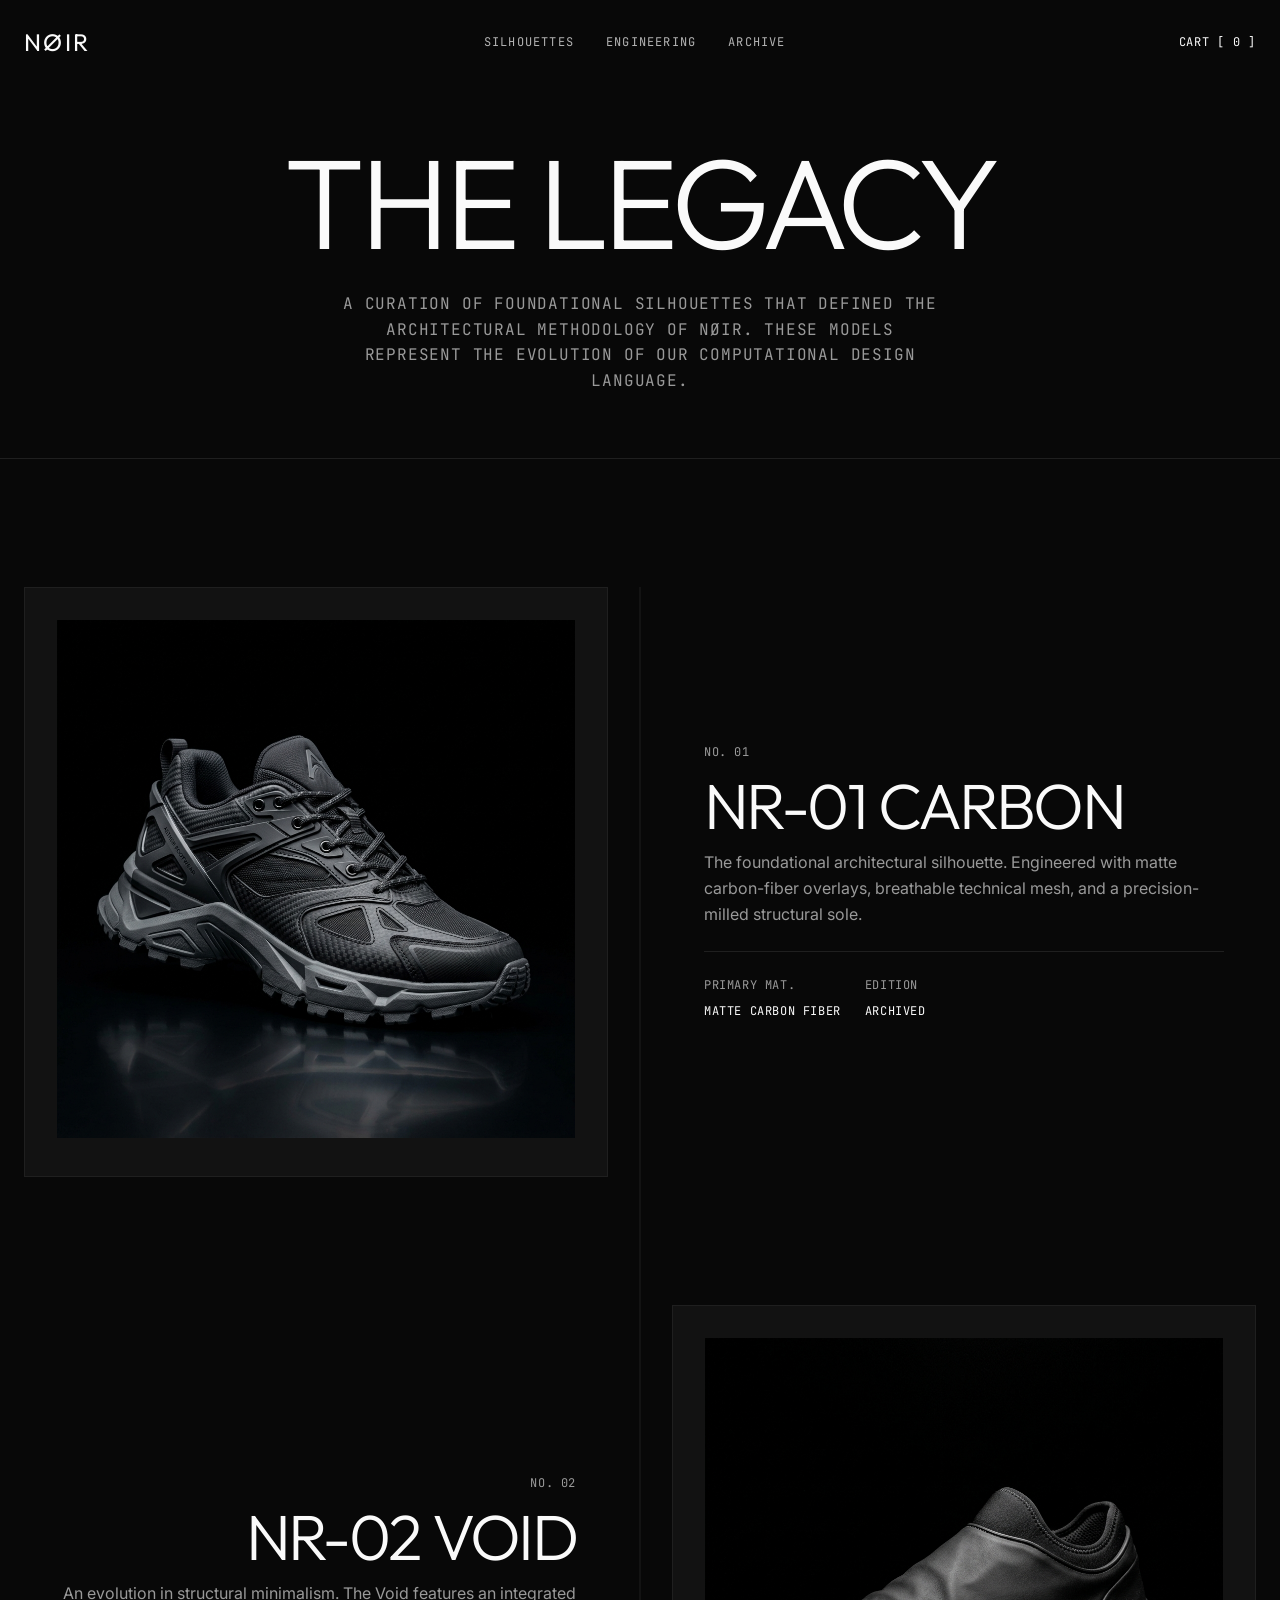
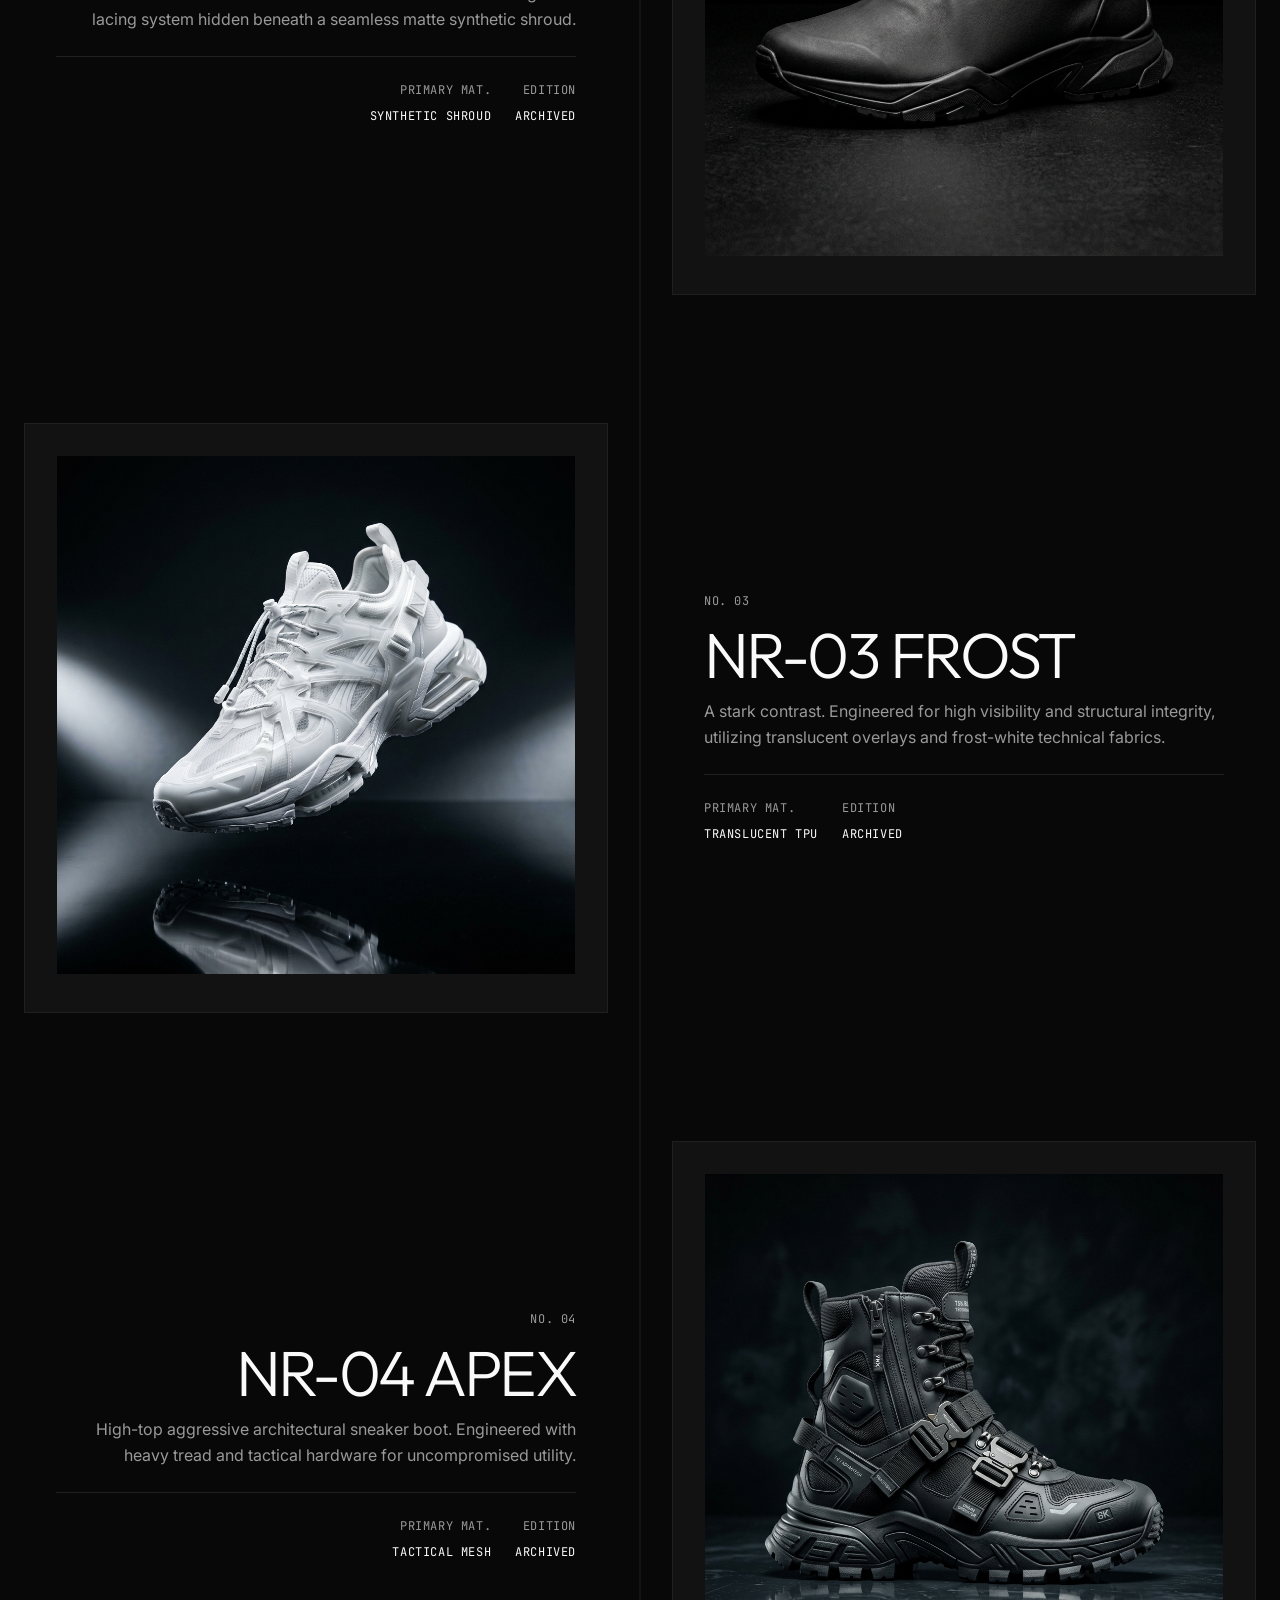
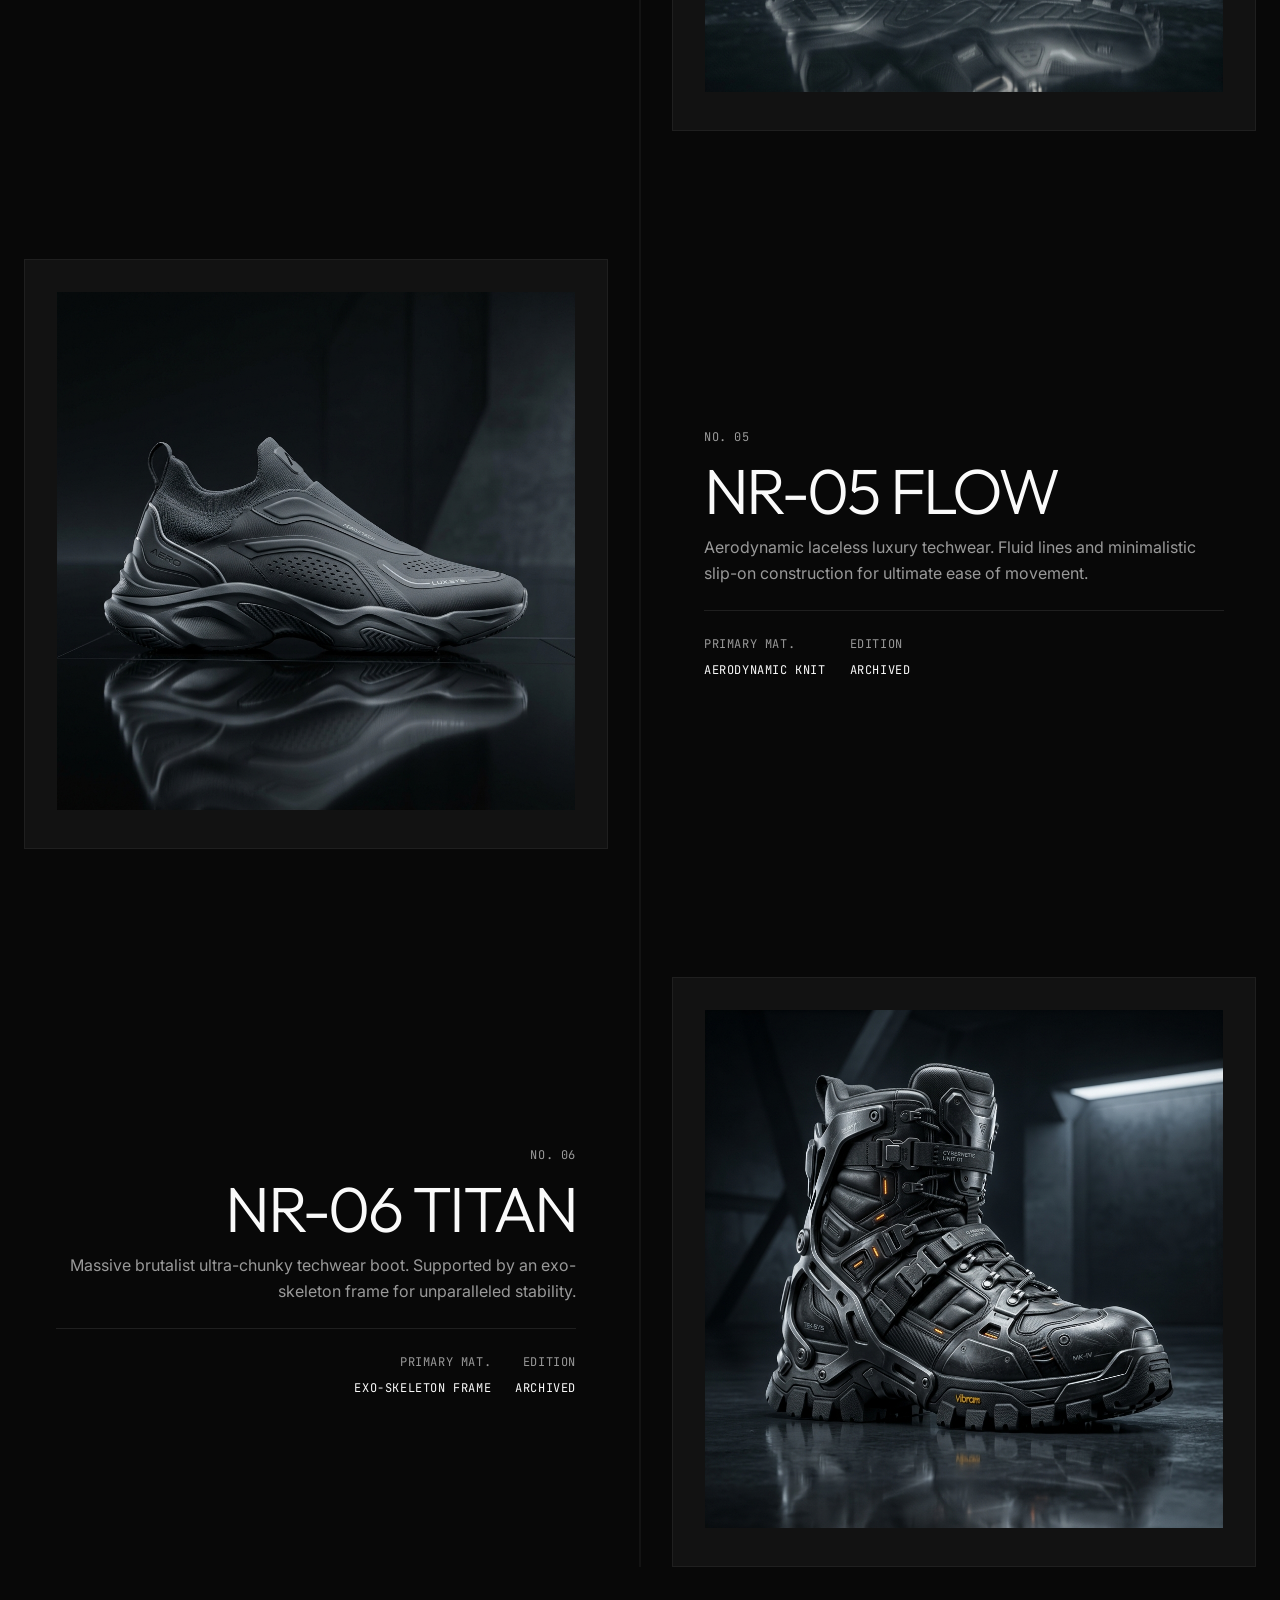
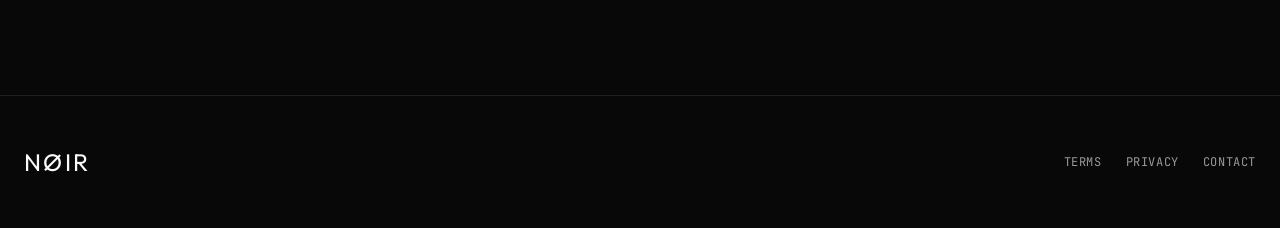
<file: archive.html>
<!DOCTYPE html>
<html lang="en">
<head>
  <meta charset="UTF-8">
  <meta name="viewport" content="width=device-width, initial-scale=1.0">
  <title>NØIR | The Legacy Archive</title>
  <link rel="preconnect" href="https://fonts.googleapis.com">
  <link rel="preconnect" href="https://fonts.gstatic.com" crossorigin>
  <link href="https://fonts.googleapis.com/css2?family=Inter:wght@400;600&family=JetBrains+Mono:wght@400&family=Outfit:wght@200;300;400&display=swap" rel="stylesheet">
  <link rel="stylesheet" href="css/design-system.css">
  <link rel="stylesheet" href="css/layout.css">
  <link rel="stylesheet" href="css/index.css">
  <link rel="stylesheet" href="css/archive-museum.css">
</head>
<body>
  
  <main class="museum-main">
    <div class="container museum-header">
      <h1 class="display-title scroll-fade">THE LEGACY</h1>
      <p class="museum-intro tech-text scroll-fade">A curation of foundational silhouettes that defined the architectural methodology of NØIR. These models represent the evolution of our computational design language.</p>
    </div>

    <div class="container">
      <div class="museum-timeline" id="timeline-container">
        <!-- Injected via JS -->
      </div>
    </div>
  </main>

  <script type="module">
    import { loadHeader, loadFooter } from './js/components.js';
    import { products } from './js/data.js';
    
    document.addEventListener('DOMContentLoaded', () => {
      loadHeader();
      
      const container = document.getElementById('timeline-container');
      
      products.forEach((product, index) => {
        const isAlt = index % 2 !== 0;
        const entry = document.createElement('div');
        entry.className = `museum-entry scroll-fade ${isAlt ? 'alt' : ''}`;
        
        entry.innerHTML = `
          <div class="museum-image">
            <a href="pdp.html?id=${product.id}">
              <img src="${product.images.hero}" alt="${product.name}" loading="lazy">
            </a>
          </div>
          <div class="museum-details">
            <div class="tech-text" style="margin-bottom: var(--spacing-4);">NO. ${String(index + 1).padStart(2, '0')}</div>
            <h2 class="display-title"><a href="pdp.html?id=${product.id}" style="color:inherit;">${product.name}</a></h2>
            <p class="body-text" style="color: var(--color-text-secondary); line-height: 1.6;">${product.description}</p>
            
            <div class="museum-specs tech-text">
              <div class="spec-block">
                <span style="color: var(--color-text-secondary);">PRIMARY MAT.</span>
                <span style="color: var(--color-primary);">${product.materials[0]}</span>
              </div>
              <div class="spec-block">
                <span style="color: var(--color-text-secondary);">EDITION</span>
                <span style="color: var(--color-primary);">ARCHIVED</span>
              </div>
            </div>
          </div>
        `;
        container.appendChild(entry);
      });
      
      const observer = new IntersectionObserver((entries) => {
        entries.forEach(entry => {
          if (entry.isIntersecting) {
            entry.target.classList.add('is-visible');
            observer.unobserve(entry.target);
          }
        });
      }, { threshold: 0.15, rootMargin: '0px 0px -15% 0px' });

      document.querySelectorAll('.scroll-fade').forEach(el => {
        observer.observe(el);
      });

      loadFooter();
    });
  </script>
</body>
</html>
</file>
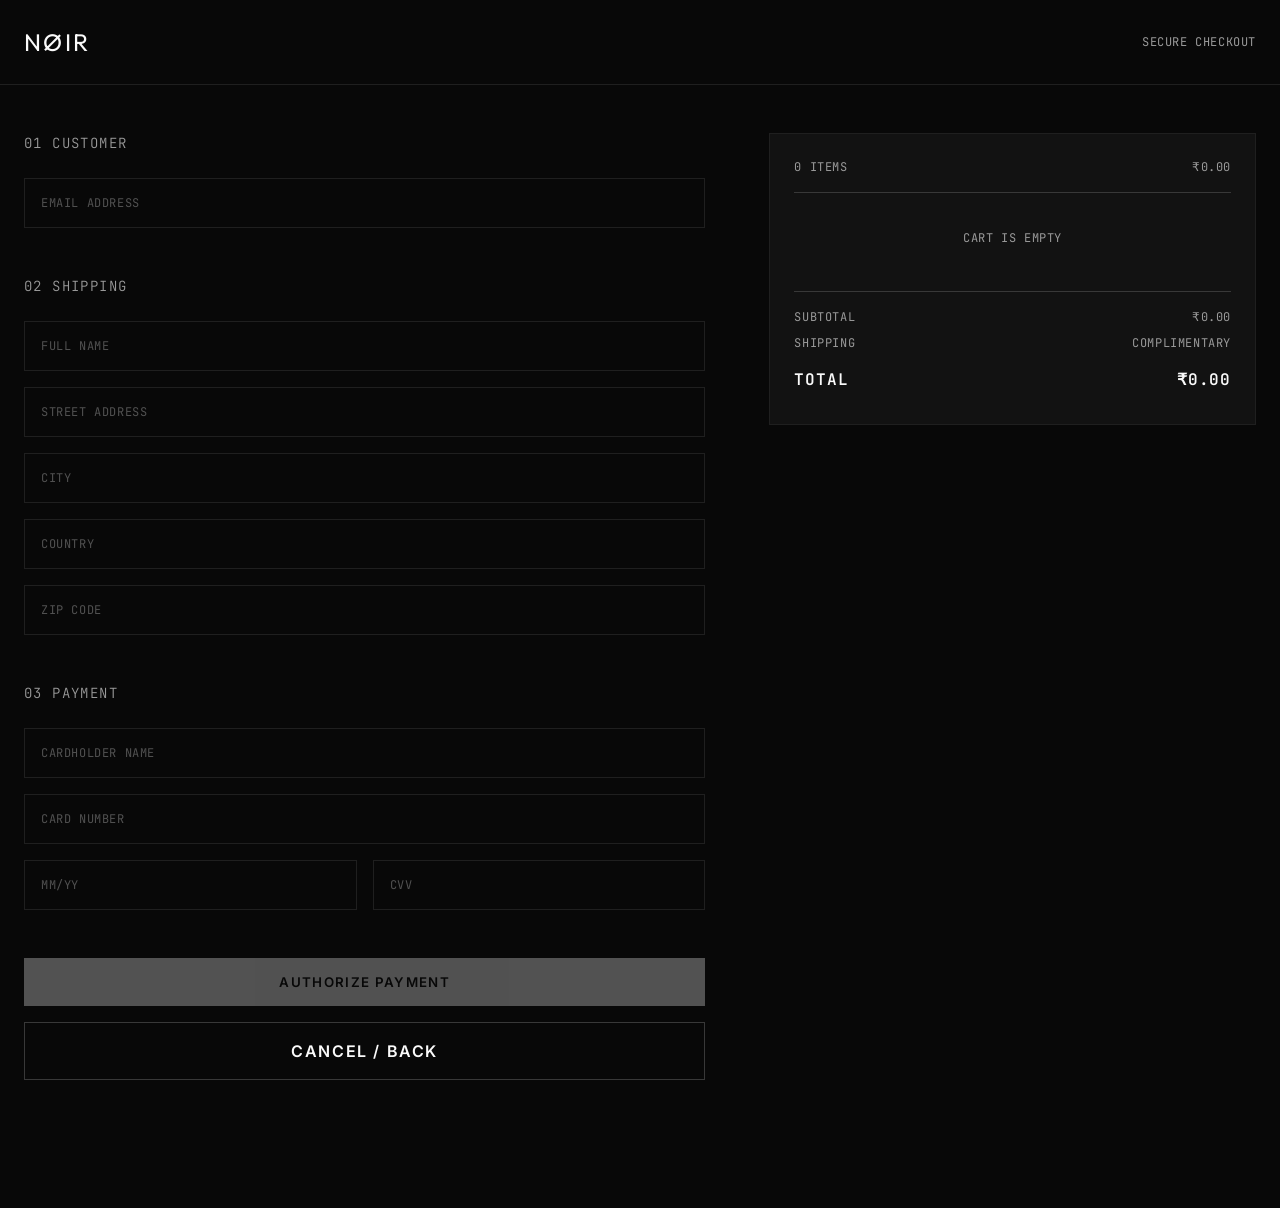
<file: checkout.html>
<!DOCTYPE html>
<html lang="en">
<head>
  <meta charset="UTF-8">
  <meta name="viewport" content="width=device-width, initial-scale=1.0">
  <title>NØIR | Secure Checkout</title>
  <link rel="preconnect" href="https://fonts.googleapis.com">
  <link rel="preconnect" href="https://fonts.gstatic.com" crossorigin>
  <link href="https://fonts.googleapis.com/css2?family=Inter:wght@400;600&family=JetBrains+Mono:wght@400&family=Outfit:wght@200;300;400&display=swap" rel="stylesheet">
  <link rel="stylesheet" href="css/design-system.css">
  <link rel="stylesheet" href="css/checkout.css">
</head>
<body>
  
  <header class="checkout-header">
    <div class="container header-inner">
      <a href="index.html" class="logo">NØIR</a>
      <span class="tech-text" style="color: var(--color-text-secondary);">SECURE CHECKOUT</span>
    </div>
  </header>

  <main class="checkout-main container">
    <div class="checkout-grid">
      
      <!-- Form Section -->
      <div class="checkout-form-section">
        <form id="checkout-form">
          <!-- 01 CUSTOMER -->
          <div class="form-group">
            <h2 class="form-section-title">01 CUSTOMER</h2>
            <input type="email" class="form-input tech-text" placeholder="EMAIL ADDRESS" required>
          </div>
          
          <!-- 02 SHIPPING -->
          <div class="form-group">
            <h2 class="form-section-title">02 SHIPPING</h2>
            <div class="input-stack">
              <input type="text" class="form-input tech-text" placeholder="FULL NAME" required>
              <input type="text" class="form-input tech-text" placeholder="STREET ADDRESS" required>
              <input type="text" class="form-input tech-text" placeholder="CITY" required>
              <input type="text" class="form-input tech-text" placeholder="COUNTRY" required>
              <input type="text" class="form-input tech-text" placeholder="ZIP CODE" required>
            </div>
          </div>
          
          <!-- 03 PAYMENT -->
          <div class="form-group">
            <h2 class="form-section-title">03 PAYMENT</h2>
            <div class="input-stack">
              <input type="text" class="form-input tech-text" placeholder="CARDHOLDER NAME" required>
              <input type="text" class="form-input tech-text" placeholder="CARD NUMBER" id="cc-num" pattern="(\d{4}[ \-]?){3}\d{4}" title="16 digit card number (spaces allowed)" required>
              <div class="input-row">
                <input type="text" class="form-input tech-text" placeholder="MM/YY" pattern="\d{2}/\d{2}" title="MM/YY format" required>
                <input type="text" class="form-input tech-text error-target" placeholder="CVV" id="cc-cvv" pattern="\d{3,4}" required>
              </div>
            </div>
            <div id="payment-error" class="error-msg tech-text" style="display:none;">INVALID CVV</div>
          </div>
          
          <div class="checkout-actions">
            <button type="submit" class="btn-primary full-width">AUTHORIZE PAYMENT</button>
            <a href="javascript:history.back()" class="btn-secondary full-width text-center" style="display: block; margin-top: var(--spacing-4);">CANCEL / BACK</a>
          </div>
        </form>
      </div>
      
      <!-- Order Summary Section -->
      <div class="order-summary-section">
        <div class="summary-card">
          <div class="summary-header">
            <span class="tech-text" id="summary-count">0 ITEMS</span>
            <span class="tech-text" id="summary-total">$0.00</span>
          </div>
          <div class="summary-items" id="summary-items">
            <!-- Injected via JS -->
          </div>
          <div class="summary-totals">
            <div class="totals-row tech-text">
              <span>SUBTOTAL</span>
              <span id="subtotal-val">$0.00</span>
            </div>
            <div class="totals-row tech-text">
              <span>SHIPPING</span>
              <span>COMPLIMENTARY</span>
            </div>
            <div class="totals-row tech-text total-final">
              <span>TOTAL</span>
              <span id="total-val">$0.00</span>
            </div>
          </div>
        </div>
      </div>
      
    </div>
  </main>

  <script type="module" src="js/checkout.js"></script>
</body>
</html>
</file>
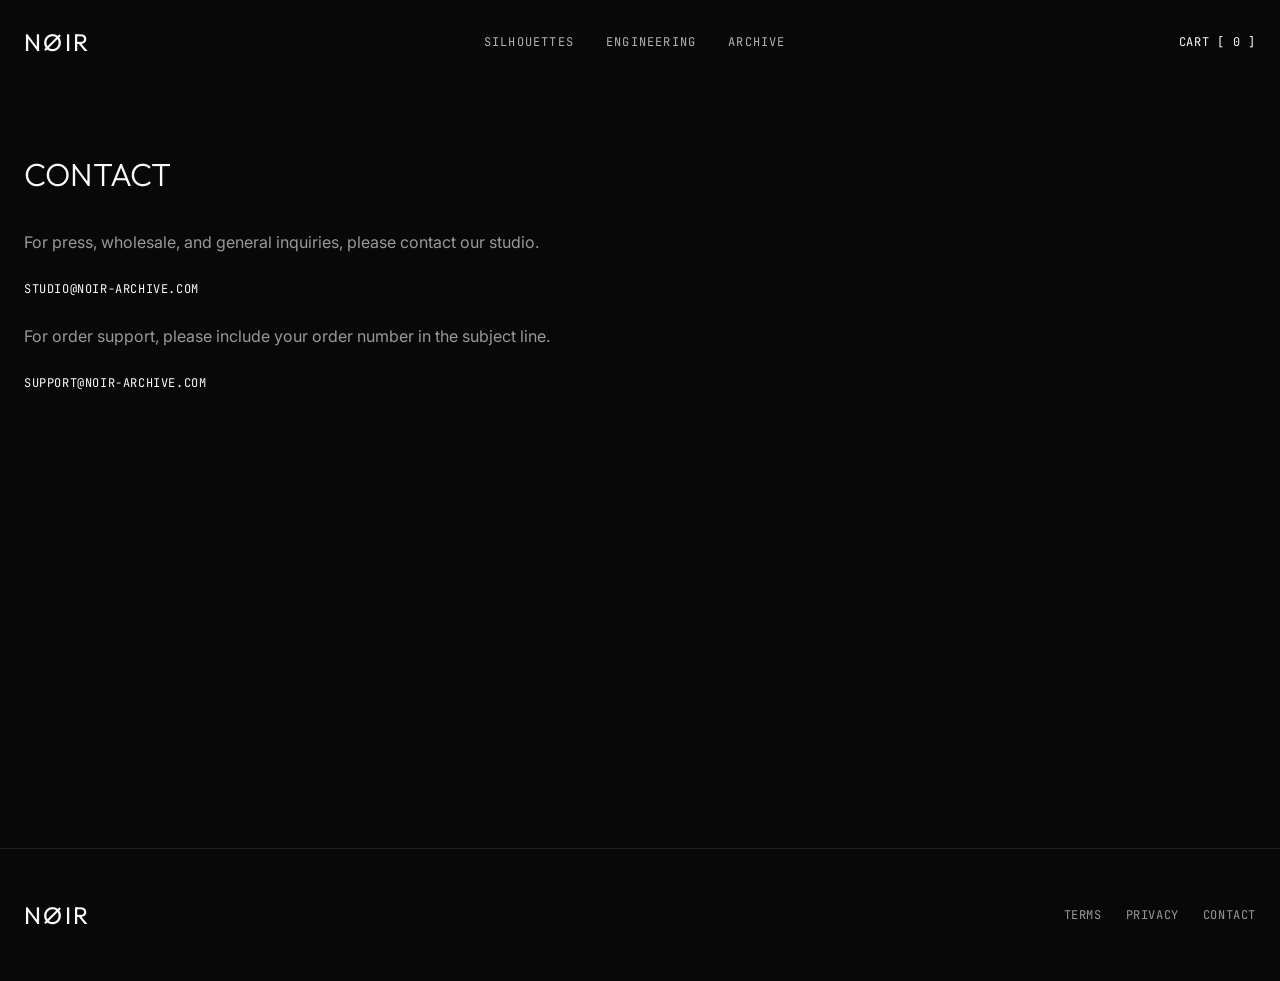
<file: contact.html>
<!DOCTYPE html>
<html lang="en">
<head>
  <meta charset="UTF-8">
  <meta name="viewport" content="width=device-width, initial-scale=1.0">
  <title>NØIR | Contact</title>
  <link rel="preconnect" href="https://fonts.googleapis.com">
  <link rel="preconnect" href="https://fonts.gstatic.com" crossorigin>
  <link href="https://fonts.googleapis.com/css2?family=Inter:wght@400;600&family=JetBrains+Mono:wght@400&family=Outfit:wght@200;300;400&display=swap" rel="stylesheet">
  <link rel="stylesheet" href="css/design-system.css">
  <link rel="stylesheet" href="css/layout.css">
  <style>
    .page-content {
      padding-top: 150px;
      padding-bottom: var(--spacing-32);
      min-height: 80vh;
    }
  </style>
</head>
<body>
  
  <main class="page-content container">
    <h1 class="display-title" style="margin-bottom: var(--spacing-8);">CONTACT</h1>
    <div class="body-text" style="color: var(--color-text-secondary); max-width: 600px; line-height: 1.6;">
      <p style="margin-bottom: var(--spacing-6);">For press, wholesale, and general inquiries, please contact our studio.</p>
      <p class="tech-text" style="color: var(--color-primary);">STUDIO@NOIR-ARCHIVE.COM</p>
      <br>
      <p style="margin-bottom: var(--spacing-6);">For order support, please include your order number in the subject line.</p>
      <p class="tech-text" style="color: var(--color-primary);">SUPPORT@NOIR-ARCHIVE.COM</p>
    </div>
  </main>

  <script type="module">
    import { loadHeader, loadFooter } from './js/components.js';
    import { cart } from './js/cart.js';
    
    document.addEventListener('DOMContentLoaded', () => {
      loadHeader();
      loadFooter();
    });
  </script>
</body>
</html>
</file>
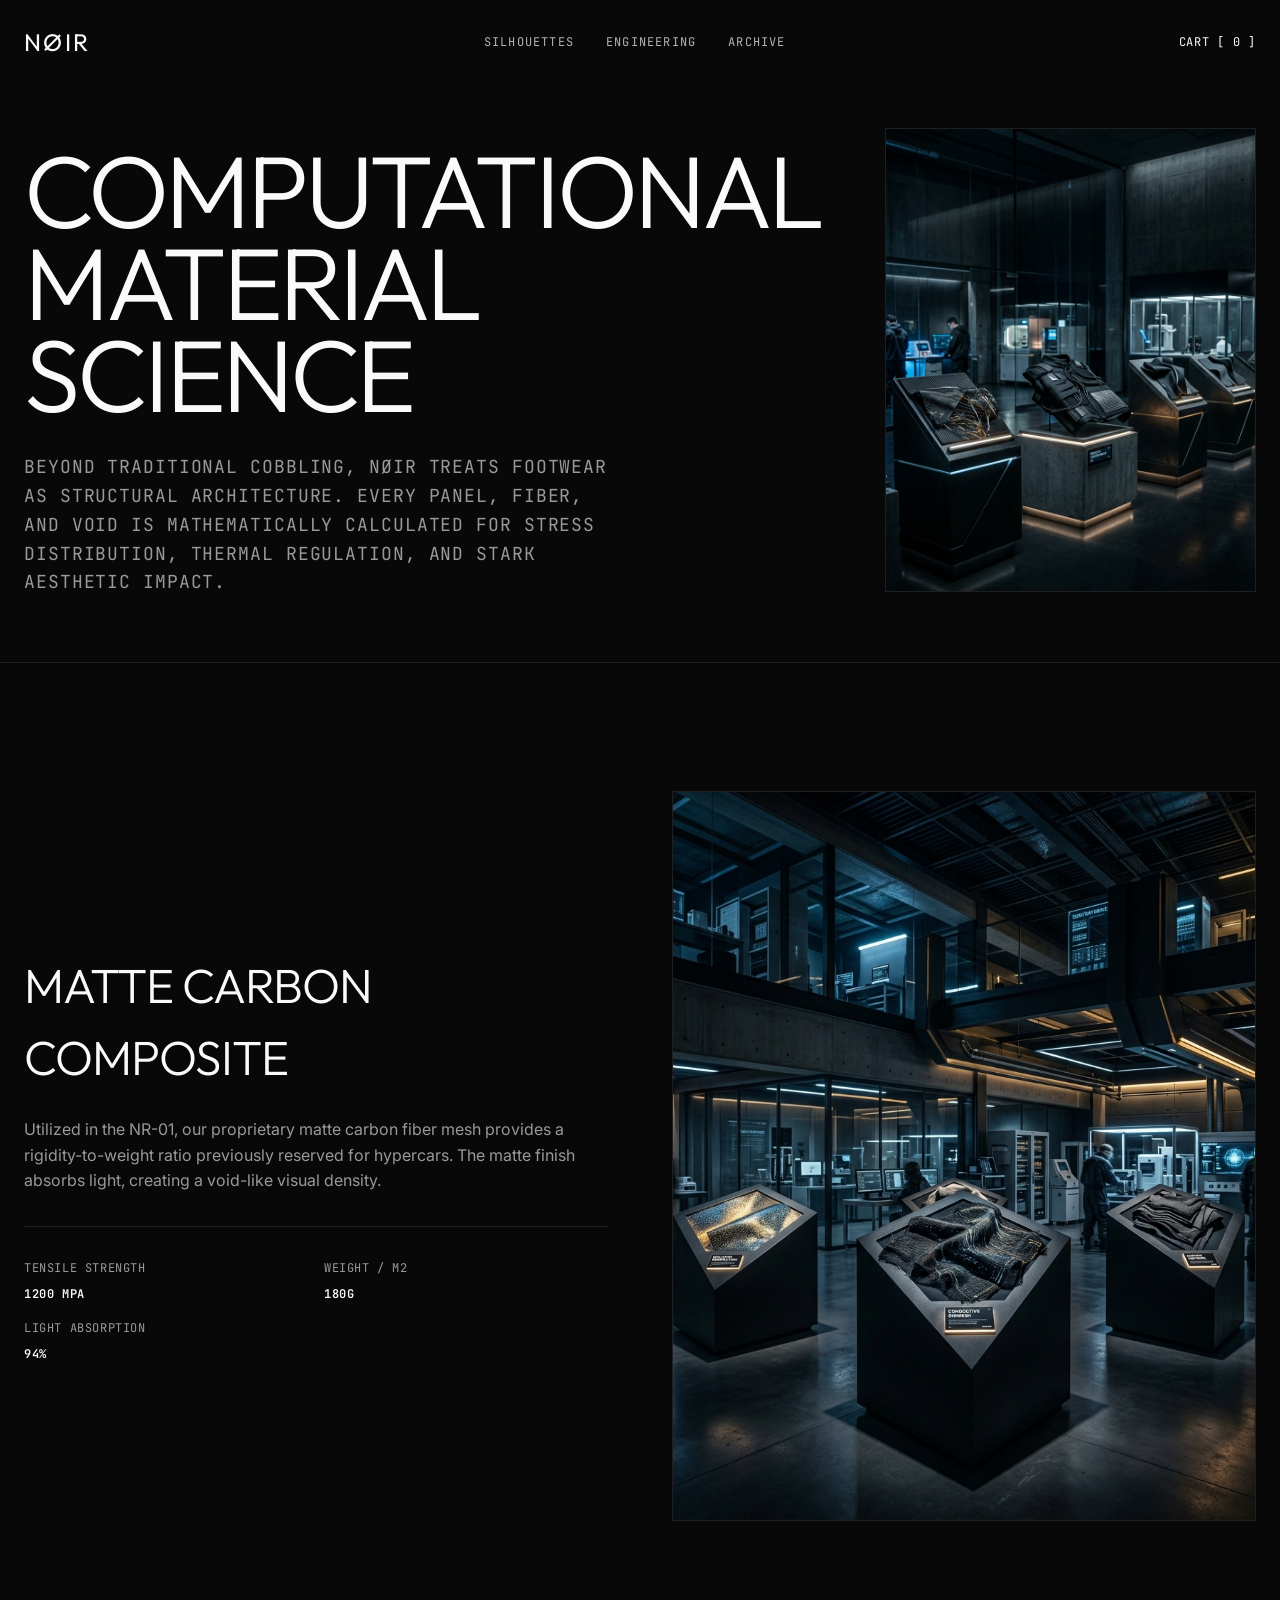
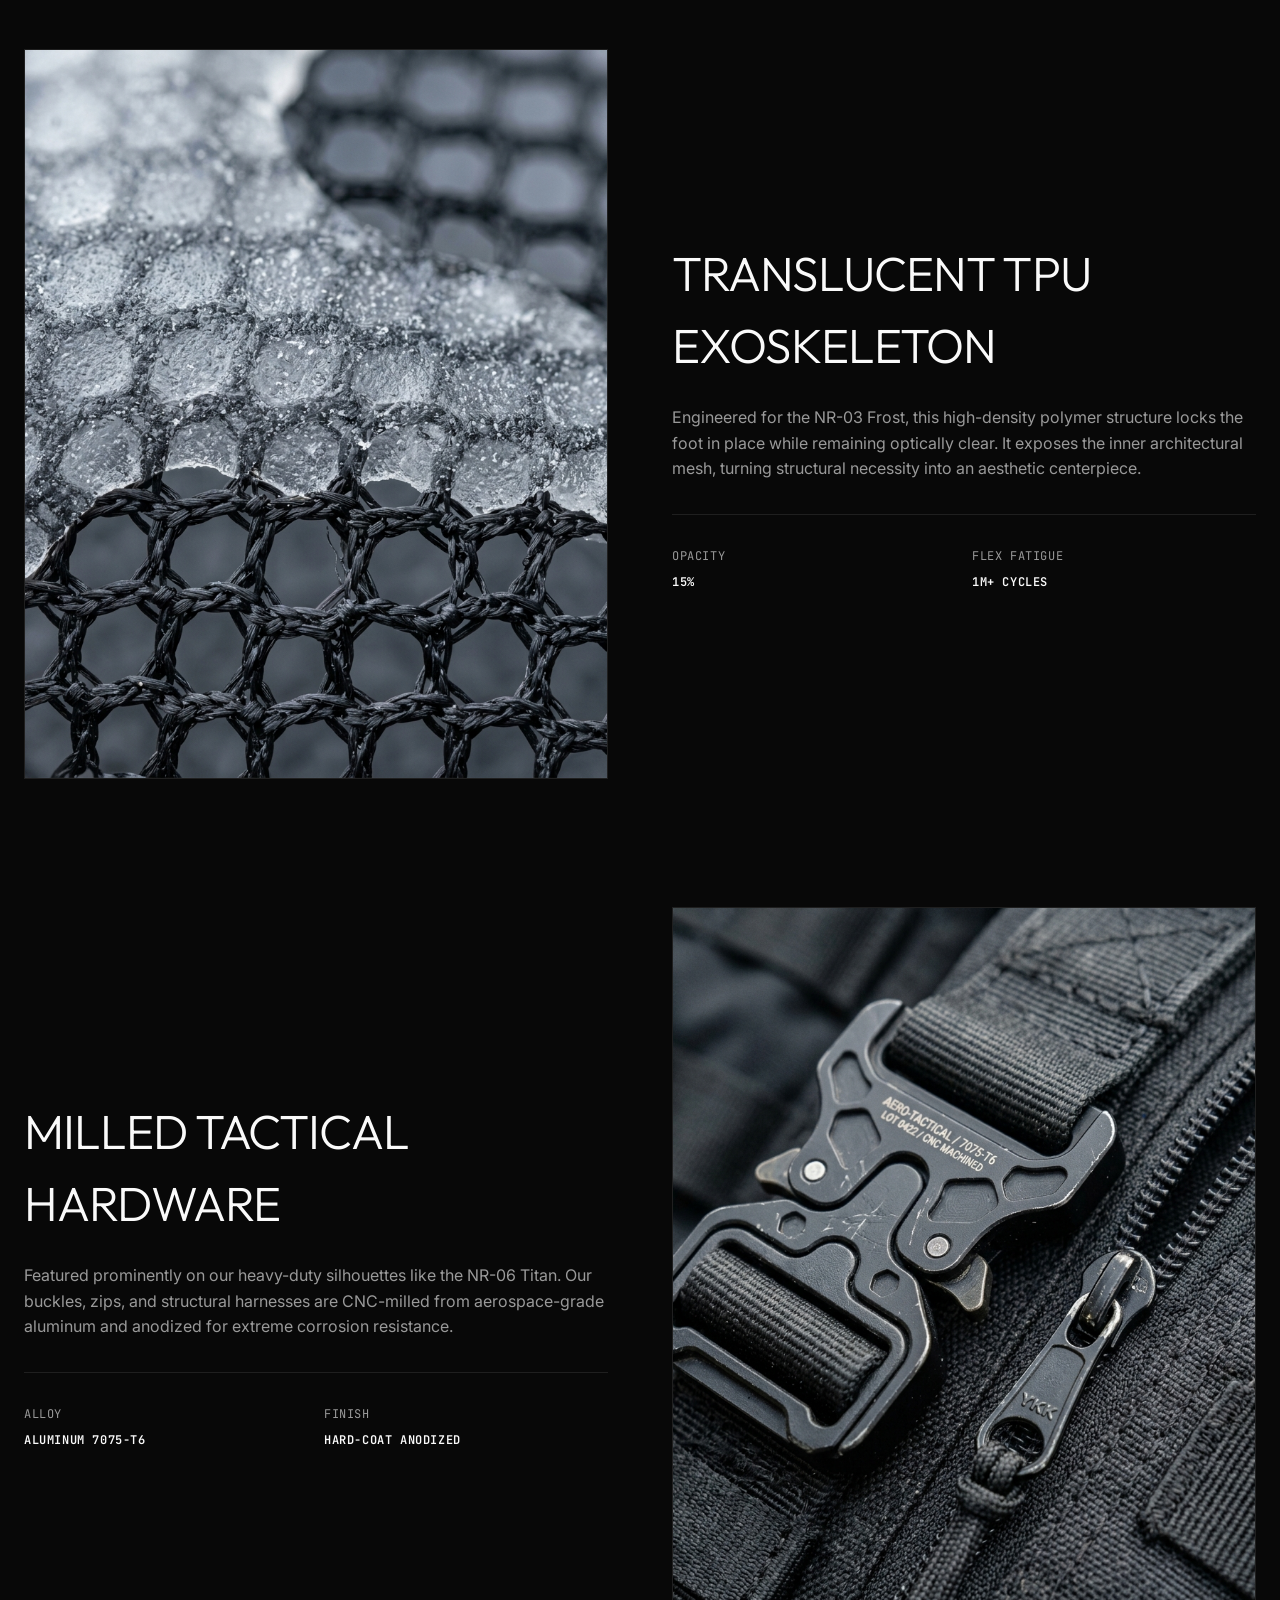
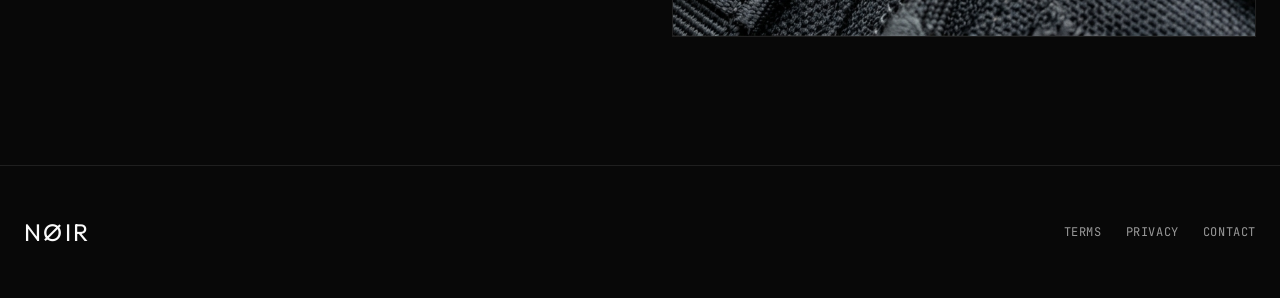
<file: engineering.html>
<!DOCTYPE html>
<html lang="en">
<head>
  <meta charset="UTF-8">
  <meta name="viewport" content="width=device-width, initial-scale=1.0">
  <title>NØIR | Engineering & Materials</title>
  <link rel="preconnect" href="https://fonts.googleapis.com">
  <link rel="preconnect" href="https://fonts.gstatic.com" crossorigin>
  <link href="https://fonts.googleapis.com/css2?family=Inter:wght@400;600&family=JetBrains+Mono:wght@400&family=Outfit:wght@200;300;400&display=swap" rel="stylesheet">
  <link rel="stylesheet" href="css/design-system.css">
  <link rel="stylesheet" href="css/layout.css">
  <link rel="stylesheet" href="css/index.css">
  <link rel="stylesheet" href="css/engineering.css">
</head>
<body>
  
  <main class="engineering-main">
    <div class="container eng-hero">
      <div class="eng-hero-content">
        <h1 class="display-title scroll-fade">COMPUTATIONAL<br>MATERIAL<br>SCIENCE</h1>
        <p class="eng-intro tech-text scroll-fade">Beyond traditional cobbling, NØIR treats footwear as structural architecture. Every panel, fiber, and void is mathematically calculated for stress distribution, thermal regulation, and stark aesthetic impact.</p>
      </div>
      <div class="eng-hero-image scroll-fade">
        <img src="assets/images/eng-hero.jpg" alt="Material Science" style="width:100%; aspect-ratio:4/5; object-fit:cover; border:1px solid var(--color-border-subtle);">
      </div>
    </div>

    <div class="container">
      <section class="eng-section scroll-fade">
        <div class="eng-content">
          <h2 class="section-title">MATTE CARBON COMPOSITE</h2>
          <p class="body-text" style="color: var(--color-text-secondary); margin-top: var(--spacing-6); font-size: 16px; line-height: 1.6;">Utilized in the NR-01, our proprietary matte carbon fiber mesh provides a rigidity-to-weight ratio previously reserved for hypercars. The matte finish absorbs light, creating a void-like visual density.</p>
          <div class="eng-specs tech-text">
            <div class="spec-item">
              <span class="spec-label">TENSILE STRENGTH</span>
              <span class="spec-value">1200 MPa</span>
            </div>
            <div class="spec-item">
              <span class="spec-label">WEIGHT / M2</span>
              <span class="spec-value">180g</span>
            </div>
            <div class="spec-item">
              <span class="spec-label">LIGHT ABSORPTION</span>
              <span class="spec-value">94%</span>
            </div>
          </div>
        </div>
        <div class="eng-image-wrapper">
          <img src="assets/images/eng-carbon.jpg" alt="Matte Carbon Material" loading="lazy">
        </div>
      </section>

      <section class="eng-section reverse scroll-fade">
        <div class="eng-content">
          <h2 class="section-title">TRANSLUCENT TPU EXOSKELETON</h2>
          <p class="body-text" style="color: var(--color-text-secondary); margin-top: var(--spacing-6); font-size: 16px; line-height: 1.6;">Engineered for the NR-03 Frost, this high-density polymer structure locks the foot in place while remaining optically clear. It exposes the inner architectural mesh, turning structural necessity into an aesthetic centerpiece.</p>
          <div class="eng-specs tech-text">
            <div class="spec-item">
              <span class="spec-label">OPACITY</span>
              <span class="spec-value">15%</span>
            </div>
            <div class="spec-item">
              <span class="spec-label">FLEX FATIGUE</span>
              <span class="spec-value">1M+ CYCLES</span>
            </div>
          </div>
        </div>
        <div class="eng-image-wrapper">
          <img src="assets/images/eng-tpu.jpg" alt="Translucent TPU" loading="lazy">
        </div>
      </section>

      <section class="eng-section scroll-fade">
        <div class="eng-content">
          <h2 class="section-title">MILLED TACTICAL HARDWARE</h2>
          <p class="body-text" style="color: var(--color-text-secondary); margin-top: var(--spacing-6); font-size: 16px; line-height: 1.6;">Featured prominently on our heavy-duty silhouettes like the NR-06 Titan. Our buckles, zips, and structural harnesses are CNC-milled from aerospace-grade aluminum and anodized for extreme corrosion resistance.</p>
          <div class="eng-specs tech-text">
            <div class="spec-item">
              <span class="spec-label">ALLOY</span>
              <span class="spec-value">ALUMINUM 7075-T6</span>
            </div>
            <div class="spec-item">
              <span class="spec-label">FINISH</span>
              <span class="spec-value">HARD-COAT ANODIZED</span>
            </div>
          </div>
        </div>
        <div class="eng-image-wrapper">
          <img src="assets/images/eng-hardware.jpg" alt="Tactical Hardware" loading="lazy">
        </div>
      </section>
    </div>
  </main>

  <script type="module">
    import { loadHeader, loadFooter } from './js/components.js';
    import { cart } from './js/cart.js';
    
    document.addEventListener('DOMContentLoaded', () => {
      loadHeader();
      
      const observer = new IntersectionObserver((entries) => {
        entries.forEach(entry => {
          if (entry.isIntersecting) {
            entry.target.classList.add('is-visible');
            observer.unobserve(entry.target);
          }
        });
      }, { threshold: 0.15, rootMargin: '0px 0px -15% 0px' });

      document.querySelectorAll('.scroll-fade').forEach(el => {
        observer.observe(el);
      });

      loadFooter();
    });
  </script>
</body>
</html>
</file>
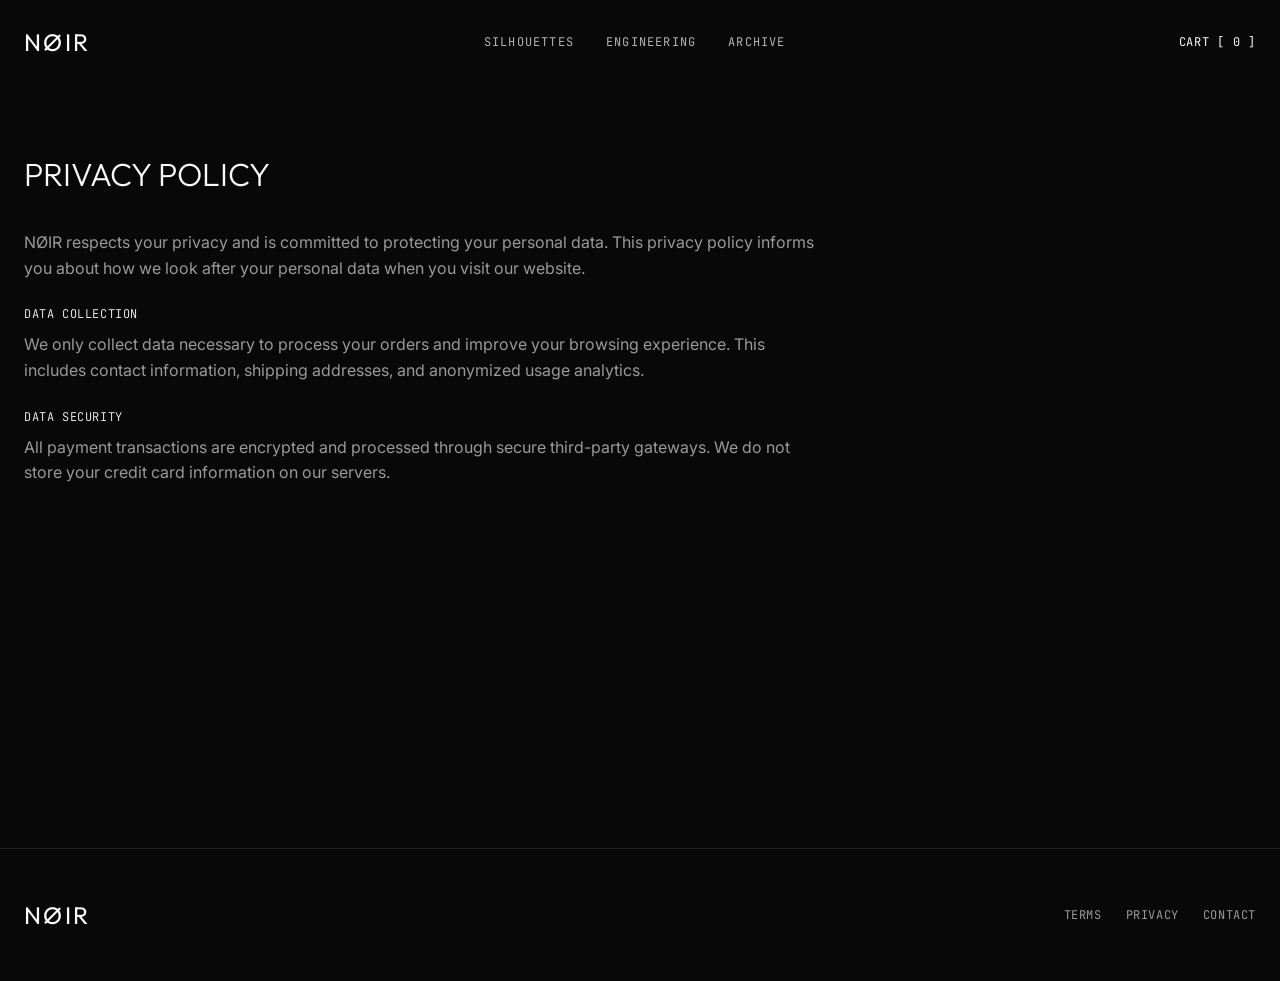
<file: privacy.html>
<!DOCTYPE html>
<html lang="en">
<head>
  <meta charset="UTF-8">
  <meta name="viewport" content="width=device-width, initial-scale=1.0">
  <title>NØIR | Privacy Policy</title>
  <link rel="preconnect" href="https://fonts.googleapis.com">
  <link rel="preconnect" href="https://fonts.gstatic.com" crossorigin>
  <link href="https://fonts.googleapis.com/css2?family=Inter:wght@400;600&family=JetBrains+Mono:wght@400&family=Outfit:wght@200;300;400&display=swap" rel="stylesheet">
  <link rel="stylesheet" href="css/design-system.css">
  <link rel="stylesheet" href="css/layout.css">
  <style>
    .page-content {
      padding-top: 150px;
      padding-bottom: var(--spacing-32);
      min-height: 80vh;
    }
  </style>
</head>
<body>
  
  <main class="page-content container">
    <h1 class="display-title" style="margin-bottom: var(--spacing-8);">PRIVACY POLICY</h1>
    <div class="body-text" style="color: var(--color-text-secondary); max-width: 800px; line-height: 1.6;">
      <p style="margin-bottom: var(--spacing-6);">NØIR respects your privacy and is committed to protecting your personal data. This privacy policy informs you about how we look after your personal data when you visit our website.</p>
      <h3 class="tech-text" style="color: var(--color-primary); margin-bottom: var(--spacing-2);">DATA COLLECTION</h3>
      <p style="margin-bottom: var(--spacing-6);">We only collect data necessary to process your orders and improve your browsing experience. This includes contact information, shipping addresses, and anonymized usage analytics.</p>
      <h3 class="tech-text" style="color: var(--color-primary); margin-bottom: var(--spacing-2);">DATA SECURITY</h3>
      <p style="margin-bottom: var(--spacing-6);">All payment transactions are encrypted and processed through secure third-party gateways. We do not store your credit card information on our servers.</p>
    </div>
  </main>

  <script type="module">
    import { loadHeader, loadFooter } from './js/components.js';
    import { cart } from './js/cart.js';
    
    document.addEventListener('DOMContentLoaded', () => {
      loadHeader();
      loadFooter();
    });
  </script>
</body>
</html>
</file>
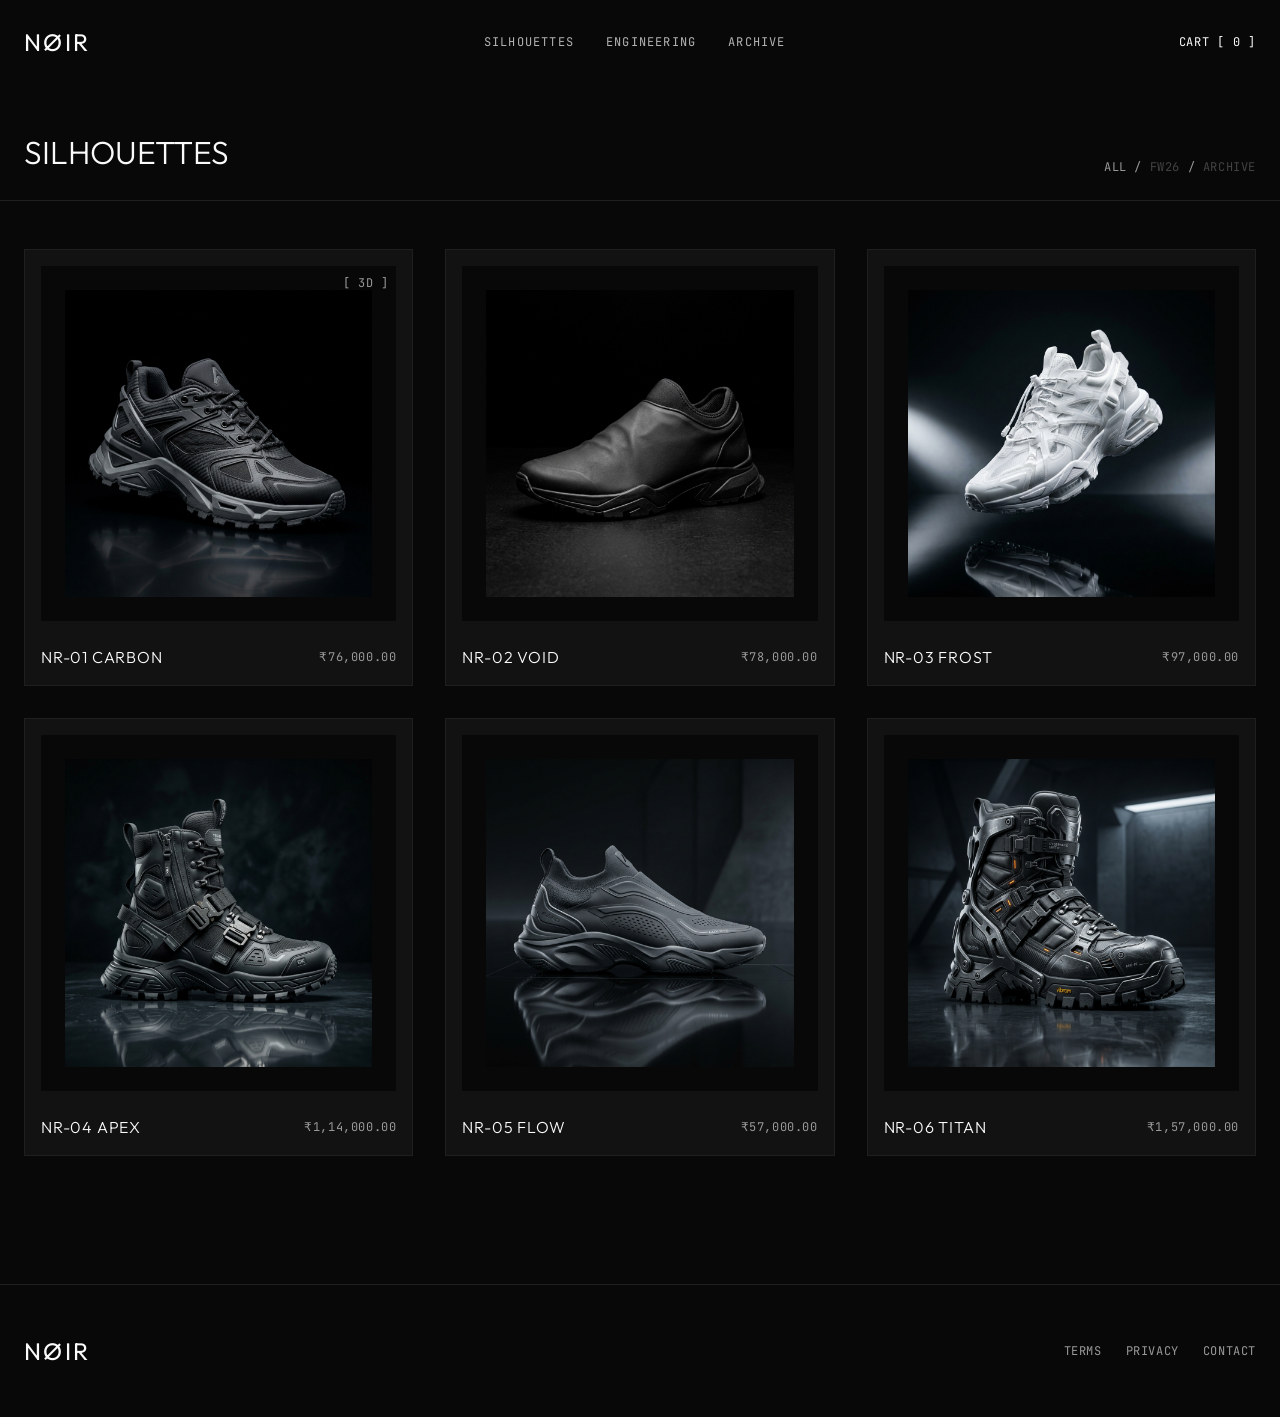
<file: silhouettes.html>
<!DOCTYPE html>
<html lang="en">
<head>
  <meta charset="UTF-8">
  <meta name="viewport" content="width=device-width, initial-scale=1.0">
  <title>NØIR | Silhouettes</title>
  <link rel="preconnect" href="https://fonts.googleapis.com">
  <link rel="preconnect" href="https://fonts.gstatic.com" crossorigin>
  <link href="https://fonts.googleapis.com/css2?family=Inter:wght@400;600&family=JetBrains+Mono:wght@400&family=Outfit:wght@200;300;400&display=swap" rel="stylesheet">
  <link rel="stylesheet" href="css/design-system.css">
  <link rel="stylesheet" href="css/layout.css">
  <link rel="stylesheet" href="css/archive.css">
</head>
<body>
  
  <main class="archive-main">
    <div class="container archive-header">
      <h1 class="display-title">SILHOUETTES</h1>
      <div class="archive-filters tech-text">
        <span>ALL</span> /
        <span class="inactive">FW26</span> /
        <span class="inactive">ARCHIVE</span>
      </div>
    </div>

    <div class="container product-grid" id="product-grid">
      <!-- Products injected via JS -->
    </div>
  </main>

  <script type="module">
    import { loadHeader, loadFooter } from './js/components.js';
    import { cart } from './js/cart.js';
    import { products } from './js/data.js';
    
    document.addEventListener('DOMContentLoaded', () => {
      loadHeader();
      
      const grid = document.getElementById('product-grid');
      products.forEach(product => {
        const card = document.createElement('a');
        card.href = `pdp.html?id=${product.id}`;
        card.className = 'product-card';
        card.innerHTML = `
          <div class="product-image-placeholder" style="position: relative;">
            <img src="${product.images.hero}" alt="${product.name}" loading="lazy" style="width: 100%; height: 100%; object-fit: contain; padding: var(--spacing-4);">
            ${product.model3d ? '<span class="tech-text 3d-badge" style="position: absolute; top: var(--spacing-2); right: var(--spacing-2);">[ 3D ]</span>' : ''}
          </div>
          <div class="product-info">
            <h3 class="product-name">${product.name}</h3>
            <span class="product-price tech-text">₹${product.price.toLocaleString('en-IN', {minimumFractionDigits: 2, maximumFractionDigits: 2})}</span>
          </div>
        `;
        grid.appendChild(card);
      });

      loadFooter();
    });
  </script>
</body>
</html>
</file>
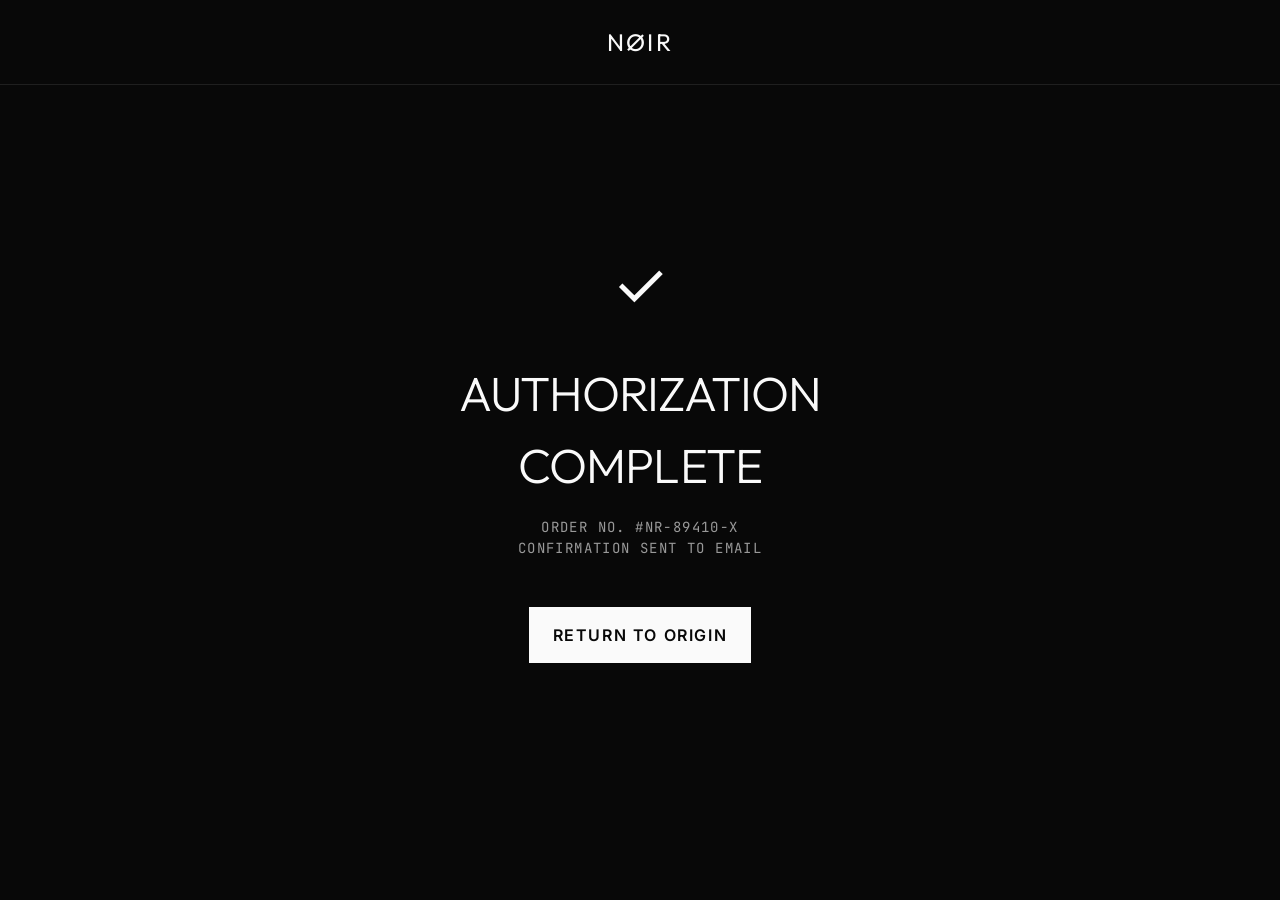
<file: success.html>
<!DOCTYPE html>
<html lang="en">
<head>
  <meta charset="UTF-8">
  <meta name="viewport" content="width=device-width, initial-scale=1.0">
  <title>NØIR | Order Success</title>
  <link rel="preconnect" href="https://fonts.googleapis.com">
  <link rel="preconnect" href="https://fonts.gstatic.com" crossorigin>
  <link href="https://fonts.googleapis.com/css2?family=Inter:wght@400;600&family=JetBrains+Mono:wght@400&family=Outfit:wght@200;300;400&display=swap" rel="stylesheet">
  <link rel="stylesheet" href="css/design-system.css">
  <link rel="stylesheet" href="css/layout.css">
  <style>
    .success-main {
      min-height: 100vh;
      display: flex;
      flex-direction: column;
      align-items: center;
      justify-content: center;
      text-align: center;
      padding: var(--spacing-6);
    }
    
    .success-icon {
      font-size: var(--spacing-16);
      color: var(--color-primary);
      margin-bottom: var(--spacing-6);
    }
    
    .display-title {
      font-size: var(--spacing-12);
      letter-spacing: -0.02em;
      margin-bottom: var(--spacing-4);
    }
    
    .success-meta {
      font-family: var(--font-family-mono);
      font-size: 14px;
      color: var(--color-text-secondary);
      margin-bottom: var(--spacing-12);
      letter-spacing: 0.1em;
    }
  </style>
</head>
<body>
  
  <header class="checkout-header" style="position: absolute; top:0; width: 100%; padding: var(--spacing-6); border-bottom: 1px solid var(--color-border-subtle);">
    <div class="container header-inner" style="display: flex; justify-content: center;">
      <a href="index.html" class="logo">NØIR</a>
    </div>
  </header>

  <main class="success-main">
    <div class="success-icon">✓</div>
    <h1 class="display-title">AUTHORIZATION<br>COMPLETE</h1>
    <p class="success-meta">ORDER NO. #NR-89410-X<br>CONFIRMATION SENT TO EMAIL</p>
    
    <a href="index.html" class="btn-primary" style="text-decoration: none; display: inline-block;">RETURN TO ORIGIN</a>
  </main>

</body>
</html>
</file>
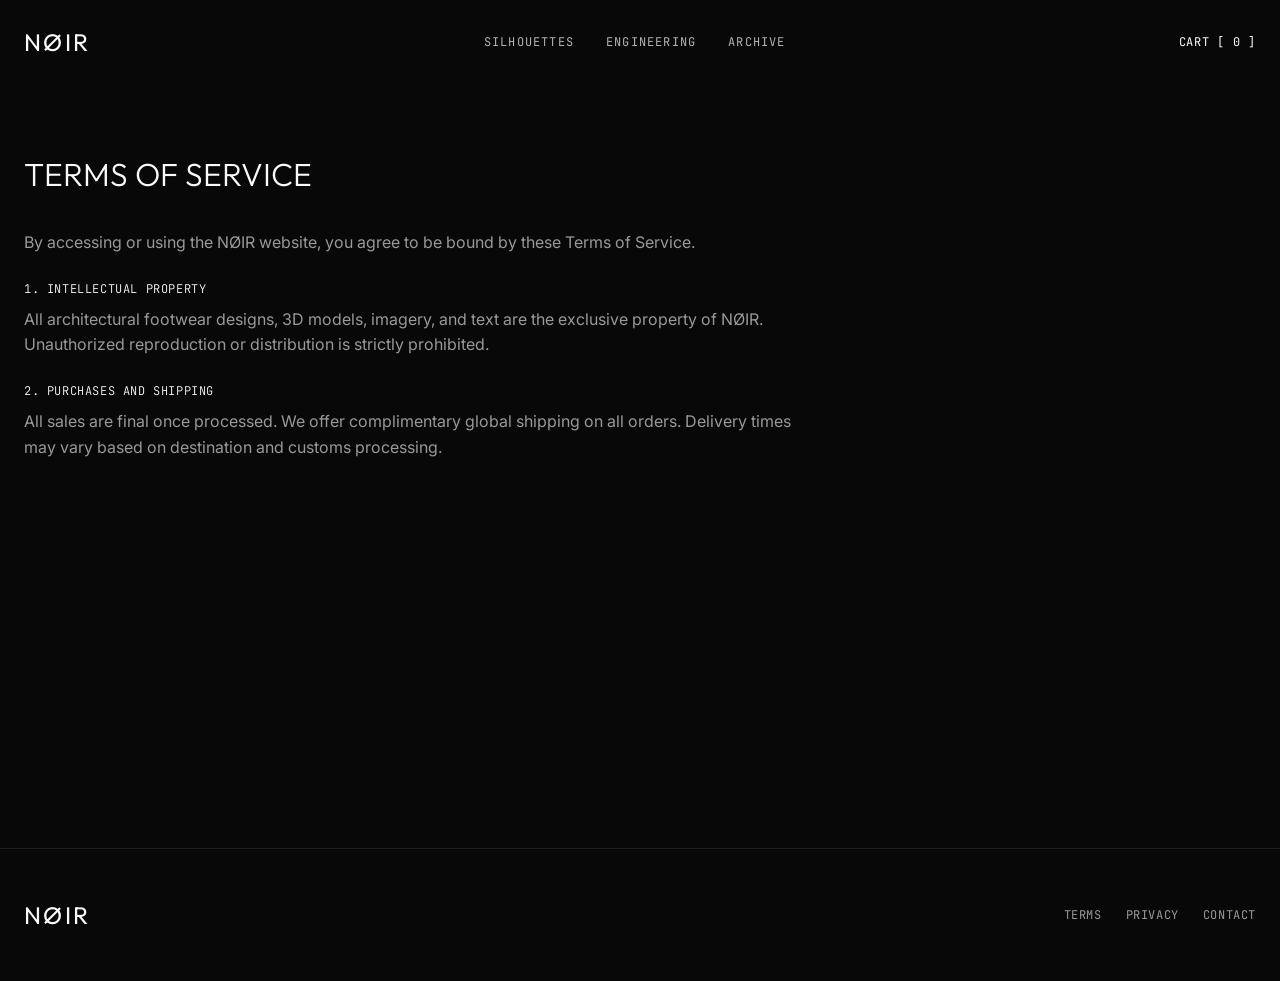
<file: terms.html>
<!DOCTYPE html>
<html lang="en">
<head>
  <meta charset="UTF-8">
  <meta name="viewport" content="width=device-width, initial-scale=1.0">
  <title>NØIR | Terms of Service</title>
  <link rel="preconnect" href="https://fonts.googleapis.com">
  <link rel="preconnect" href="https://fonts.gstatic.com" crossorigin>
  <link href="https://fonts.googleapis.com/css2?family=Inter:wght@400;600&family=JetBrains+Mono:wght@400&family=Outfit:wght@200;300;400&display=swap" rel="stylesheet">
  <link rel="stylesheet" href="css/design-system.css">
  <link rel="stylesheet" href="css/layout.css">
  <style>
    .page-content {
      padding-top: 150px;
      padding-bottom: var(--spacing-32);
      min-height: 80vh;
    }
  </style>
</head>
<body>
  
  <main class="page-content container">
    <h1 class="display-title" style="margin-bottom: var(--spacing-8);">TERMS OF SERVICE</h1>
    <div class="body-text" style="color: var(--color-text-secondary); max-width: 800px; line-height: 1.6;">
      <p style="margin-bottom: var(--spacing-6);">By accessing or using the NØIR website, you agree to be bound by these Terms of Service.</p>
      <h3 class="tech-text" style="color: var(--color-primary); margin-bottom: var(--spacing-2);">1. INTELLECTUAL PROPERTY</h3>
      <p style="margin-bottom: var(--spacing-6);">All architectural footwear designs, 3D models, imagery, and text are the exclusive property of NØIR. Unauthorized reproduction or distribution is strictly prohibited.</p>
      <h3 class="tech-text" style="color: var(--color-primary); margin-bottom: var(--spacing-2);">2. PURCHASES AND SHIPPING</h3>
      <p style="margin-bottom: var(--spacing-6);">All sales are final once processed. We offer complimentary global shipping on all orders. Delivery times may vary based on destination and customs processing.</p>
    </div>
  </main>

  <script type="module">
    import { loadHeader, loadFooter } from './js/components.js';
    import { cart } from './js/cart.js';
    
    document.addEventListener('DOMContentLoaded', () => {
      loadHeader();
      loadFooter();
    });
  </script>
</body>
</html>
</file>
<file: css/design-system.css>
/* NØIR Design System Tokens */
:root {
  /* Colors */
  --color-primary: hsl(0, 0%, 98%); /* Frost White */
  --color-secondary: hsl(215, 10%, 40%); /* Titanium Grey */
  --color-accent: hsl(0, 0%, 98%); /* Pure White */
  --color-background-base: hsl(0, 0%, 3%); /* Void Black */
  --color-background-surface: hsl(0, 0%, 7%); /* Matte Carbon */
  --color-text-primary: hsl(0, 0%, 98%);
  --color-text-secondary: hsl(0, 0%, 60%);
  --color-border-subtle: hsl(0, 0%, 12%);
  --color-border-strong: hsl(0, 0%, 22%);
  --color-error: hsl(354, 84%, 57%);

  /* Typography */
  --font-family-heading: "Outfit", sans-serif;
  --font-family-body: "Inter", sans-serif;
  --font-family-mono: "JetBrains Mono", monospace;

  /* Shapes */
  --rounded-sm: 2px;
  --rounded-md: 4px;
  --rounded-lg: 8px;
  --rounded-none: 0px;

  /* Spacing Base */
  --spacing-1: 4px;
  --spacing-2: 8px;
  --spacing-3: 12px;
  --spacing-4: 16px;
  --spacing-6: 24px;
  --spacing-8: 32px;
  --spacing-12: 48px;
  --spacing-16: 64px;
  --spacing-32: 128px;
}

/* Global Reset & Base Styles */
* {
  box-sizing: border-box;
  margin: 0;
  padding: 0;
}

body {
  background-color: var(--color-background-base);
  color: var(--color-text-primary);
  font-family: var(--font-family-body);
  line-height: 1.5;
  -webkit-font-smoothing: antialiased;
}

h1, h2, h3, h4, h5, h6 {
  font-family: var(--font-family-heading);
  font-weight: 300;
  margin: 0;
}

a {
  color: inherit;
  text-decoration: none;
}

button, input {
  font-family: inherit;
}

/* Common UI Elements */
.btn-primary {
  background-color: var(--color-primary);
  color: var(--color-background-base);
  border: none;
  border-radius: var(--rounded-none);
  padding: var(--spacing-4) var(--spacing-6);
  font-family: var(--font-family-body);
  font-weight: 600;
  cursor: pointer;
  text-transform: uppercase;
  letter-spacing: 0.1em;
  transition: all 0.3s ease;
}

.btn-primary:hover {
  background-color: var(--color-text-secondary);
}

.btn-secondary {
  background-color: transparent;
  color: var(--color-primary);
  border: 1px solid var(--color-border-strong);
  border-radius: var(--rounded-none);
  padding: var(--spacing-4) var(--spacing-6);
  font-family: var(--font-family-body);
  font-weight: 600;
  cursor: pointer;
  text-transform: uppercase;
  letter-spacing: 0.1em;
  transition: all 0.3s ease;
}

.btn-secondary:hover {
  border-color: var(--color-primary);
}

.tech-text {
  font-family: var(--font-family-mono);
  font-size: 12px;
  letter-spacing: 0.05em;
  color: var(--color-text-secondary);
  text-transform: uppercase;
}

.container {
  max-width: 1440px;
  margin: 0 auto;
  padding: 0 var(--spacing-6);
}

@media (max-width: 768px) {
  .container {
    padding: 0 var(--spacing-4);
  }
}
</file>
<file: css/layout.css>
.site-header {
  position: absolute;
  top: 0;
  width: 100%;
  z-index: 100;
  padding: var(--spacing-6) 0;
}
.header-inner {
  display: flex;
  justify-content: space-between;
  align-items: center;
}
.logo {
  font-family: var(--font-family-heading);
  font-size: 24px;
  font-weight: 400;
  letter-spacing: 0.1em;
  color: var(--color-primary);
}
.main-nav {
  display: flex;
  gap: var(--spacing-8);
  font-family: var(--font-family-mono);
  font-size: 12px;
  letter-spacing: 0.1em;
}
.main-nav a {
  opacity: 0.7;
  transition: opacity 0.3s;
  color: var(--color-primary);
}
.main-nav a:hover {
  opacity: 1;
}
.cart-btn {
  display: flex;
  align-items: center;
  gap: var(--spacing-2);
  background: none;
  border: none;
  color: var(--color-primary);
  cursor: pointer;
  text-decoration: none;
}
.hamburger-btn {
  display: none;
  background: none;
  border: none;
  color: var(--color-primary);
  cursor: pointer;
}
.cart-icon {
  display: none;
}
.mobile-menu-overlay {
  position: fixed;
  top: 0;
  left: 0;
  width: 100vw;
  height: 100vh;
  background-color: rgba(10, 10, 10, 0.6);
  backdrop-filter: blur(5px);
  -webkit-backdrop-filter: blur(5px);
  z-index: 1000;
  display: flex;
  flex-direction: column;
  justify-content: center;
  align-items: center;
  opacity: 0;
  pointer-events: none;
  transition: opacity 0.3s ease;
}
.mobile-menu-overlay.active {
  opacity: 1;
  pointer-events: auto;
}
.close-btn {
  position: absolute;
  top: var(--spacing-6);
  left: var(--spacing-4);
  background: none;
  border: none;
  color: var(--color-primary);
  cursor: pointer;
}
.mobile-nav {
  display: flex;
  flex-direction: column;
  gap: var(--spacing-8);
  font-size: 24px;
  text-align: center;
}
.mobile-nav a {
  color: var(--color-primary);
  text-decoration: none;
  opacity: 0.8;
}
.site-footer {
  border-top: 1px solid var(--color-border-subtle);
  padding: var(--spacing-12) 0;
  margin-top: var(--spacing-32);
}
.footer-inner {
  display: flex;
  justify-content: space-between;
  align-items: center;
}
.footer-links {
  display: flex;
  gap: var(--spacing-6);
}
.footer-links a {
  color: var(--color-text-secondary);
  transition: color 0.3s;
}
.footer-links a:hover {
  color: var(--color-primary);
}
@media (max-width: 768px) {
  .main-nav {
    display: none;
  }
  .hamburger-btn {
    display: block;
  }
  .cart-text {
    display: none;
  }
  .cart-icon {
    display: block;
  }
}
</file>
<file: css/index.css>
/* Header & Footer overrides for Landing */
.site-header {
  position: absolute;
  top: 0;
  width: 100%;
  z-index: 100;
  padding: var(--spacing-6) 0;
}

.header-inner {
  display: flex;
  justify-content: space-between;
  align-items: center;
}

.logo {
  font-family: var(--font-family-heading);
  font-size: 24px;
  font-weight: 400;
  letter-spacing: 0.1em;
}

.main-nav {
  display: flex;
  gap: var(--spacing-8);
  font-family: var(--font-family-mono);
  font-size: 12px;
  letter-spacing: 0.1em;
}

.main-nav a {
  opacity: 0.7;
  transition: opacity 0.3s;
}

.main-nav a:hover {
  opacity: 1;
}

.cart-btn {
  background: none;
  border: none;
  color: var(--color-primary);
  cursor: pointer;
}

.site-footer {
  border-top: 1px solid var(--color-border-subtle);
  padding: var(--spacing-12) 0;
  margin-top: var(--spacing-32);
}

.footer-inner {
  display: flex;
  justify-content: space-between;
  align-items: center;
}

.footer-links {
  display: flex;
  gap: var(--spacing-6);
}

/* Hero Section */
.hero-section {
  min-height: 100vh;
  display: flex;
  align-items: center;
  position: relative;
  overflow: hidden;
  padding-top: var(--spacing-16);
}

.hero-grid {
  display: grid;
  grid-template-columns: 5fr 7fr;
  gap: var(--spacing-6);
  width: 100%;
  align-items: center;
}

.hero-content {
  z-index: 10;
  position: relative;
}

.display-title {
  font-size: var(--spacing-16);
  line-height: 0.9;
  margin: var(--spacing-4) 0 var(--spacing-8);
  letter-spacing: -0.04em;
}

@keyframes floatCinematic {
  0% { transform: translateY(0); }
  50% { transform: translateY(-15px); }
  100% { transform: translateY(0); }
}

.hero-model-container {
  height: 85vh;
  width: 100%;
  position: relative;
  display: flex;
  align-items: center;
  justify-content: center;
  margin-left: -5%;
  z-index: 5;
  animation: floatCinematic 10s ease-in-out infinite;
}

model-viewer {
  width: 100%;
  height: 100%;
  --poster-color: transparent;
  outline: none;
}

model-viewer::part(default-progress-bar) {
  display: none;
}

.model-annotation {
  position: absolute;
  bottom: var(--spacing-8);
  right: 0;
  display: flex;
  flex-direction: column;
  align-items: flex-end;
  gap: var(--spacing-2);
  opacity: 0.5;
}

/* Collection Teaser */
.collection-teaser {
  padding: var(--spacing-16) 0;
}

.teaser-header {
  display: flex;
  justify-content: space-between;
  align-items: flex-end;
  border-bottom: 1px solid var(--color-border-subtle);
  padding-bottom: var(--spacing-6);
  margin-bottom: var(--spacing-12);
}

.section-title {
  font-size: var(--spacing-12);
  letter-spacing: -0.02em;
}



/* Philosophy Section */
.philosophy-section {
  padding: var(--spacing-32) 0;
  border-top: 1px solid var(--color-border-subtle);
}

.philosophy-grid {
  display: grid;
  grid-template-columns: 1fr 1fr;
  gap: var(--spacing-16);
  align-items: center;
}

.philosophy-image img {
  width: 100%;
  aspect-ratio: 4/5;
  object-fit: cover;
  border: 1px solid var(--color-border-subtle);
}

.philosophy-content .section-title {
  margin-bottom: var(--spacing-4);
}

/* Engineering Section */
.engineering-section {
  padding: var(--spacing-32) 0;
  border-top: 1px solid var(--color-border-subtle);
}

.engineering-grid {
  display: grid;
  grid-template-columns: 1fr 1fr;
  gap: var(--spacing-16);
  align-items: center;
}

.engineering-image img {
  width: 100%;
  aspect-ratio: 4/5;
  object-fit: cover;
  border: 1px solid var(--color-border-subtle);
}

.engineering-content .section-title {
  margin-bottom: var(--spacing-4);
}

/* Material Showcase */
.material-showcase {
  padding: var(--spacing-32) 0;
  border-top: 1px solid var(--color-border-subtle);
}

.material-banner {
  position: relative;
  width: 100%;
  border: 1px solid var(--color-border-subtle);
  overflow: hidden;
}

.full-width-img {
  width: 100%;
  height: 60vh;
  object-fit: cover;
  display: block;
}

.material-overlay {
  position: absolute;
  bottom: 0;
  left: 0;
  width: 100%;
  padding: var(--spacing-12);
  background: linear-gradient(to top, rgba(0,0,0,0.9) 0%, rgba(0,0,0,0) 100%);
}

.material-overlay .section-title {
  margin-bottom: var(--spacing-2);
}

/* Scroll Animations */
.scroll-fade {
  opacity: 0;
  transform: translateY(60px);
  transition: opacity 1.2s cubic-bezier(0.2, 0.8, 0.2, 1), transform 1.2s cubic-bezier(0.2, 0.8, 0.2, 1);
}

.scroll-fade.is-visible {
  opacity: 1;
  transform: translateY(0);
}

/* Responsive Overrides (Must remain at bottom for cascade) */
@media (max-width: 768px) {
  .hero-section {
    padding-top: var(--spacing-24);
  }

  .hero-grid {
    grid-template-columns: 1fr;
    text-align: center;
  }
  
  .hero-content {
    order: 2;
  }
  
  .hero-model-container {
    order: 1;
    height: 50vh;
    margin-left: 0;
  }
  
  .display-title {
    font-size: var(--spacing-12);
  }
  
  .main-nav {
    display: none;
  }
  
  .model-annotation {
    display: none;
  }
  .philosophy-grid {
    grid-template-columns: 1fr;
    text-align: center;
  }
  .philosophy-image {
    order: 1;
  }
  .philosophy-content {
    order: 2;
  }
  .engineering-grid {
    grid-template-columns: 1fr;
    text-align: center;
  }
  .engineering-image {
    order: 1;
  }
  .engineering-content {
    order: 2;
  }
  .full-width-img {
    height: 40vh !important;
  }
  .material-overlay {
    padding: var(--spacing-6) !important;
  }
}
</file>
<file: css/archive-museum.css>
/* Archive Museum Specific Styles */
.museum-main {
  padding-top: var(--spacing-32);
  min-height: 100vh;
}

.museum-header {
  margin-bottom: var(--spacing-32);
  border-bottom: 1px solid var(--color-border-subtle);
  padding-bottom: var(--spacing-16);
  text-align: center;
}

.museum-header .display-title {
  font-size: clamp(60px, 10vw, 150px);
  line-height: 0.9;
  letter-spacing: -0.04em;
  margin-bottom: var(--spacing-8);
}

.museum-intro {
  max-width: 600px;
  margin: 0 auto;
  color: var(--color-text-secondary);
  font-size: 16px;
  line-height: 1.6;
}

.museum-timeline {
  display: flex;
  flex-direction: column;
  gap: var(--spacing-32);
  margin-bottom: var(--spacing-32);
  position: relative;
}

/* Timeline central line */
.museum-timeline::before {
  content: '';
  position: absolute;
  top: 0;
  bottom: 0;
  left: 50%;
  width: 1px;
  background-color: var(--color-border-subtle);
  transform: translateX(-50%);
}

.museum-entry {
  display: grid;
  grid-template-columns: 1fr 1fr;
  gap: var(--spacing-16);
  align-items: center;
  position: relative;
  z-index: 10;
}

.museum-entry.alt {
  direction: rtl;
}

.museum-entry.alt > * {
  direction: ltr;
}

.museum-image {
  position: relative;
  width: 100%;
  aspect-ratio: 1;
  background-color: var(--color-background-surface);
  border: 1px solid var(--color-border-subtle);
  display: flex;
  align-items: center;
  justify-content: center;
  padding: var(--spacing-8);
  transition: border-color 0.4s ease;
}

.museum-image:hover {
  border-color: var(--color-border-strong);
}

.museum-image img {
  width: 100%;
  height: 100%;
  object-fit: contain;
  transition: transform 1.5s cubic-bezier(0.2, 0.8, 0.2, 1);
}

.museum-image:hover img {
  transform: scale(1.1) translateY(-10px);
}

.museum-details {
  padding: var(--spacing-8);
  background-color: var(--color-background-base);
}

.museum-entry.alt .museum-details {
  text-align: right;
}

.museum-details .display-title {
  font-size: clamp(32px, 5vw, 64px);
  margin-bottom: var(--spacing-4);
}

.museum-specs {
  display: flex;
  gap: var(--spacing-6);
  margin-top: var(--spacing-6);
  padding-top: var(--spacing-6);
  border-top: 1px solid var(--color-border-subtle);
}

.museum-entry.alt .museum-specs {
  justify-content: flex-end;
}

.spec-block {
  display: flex;
  flex-direction: column;
  gap: var(--spacing-2);
}

@media (max-width: 768px) {
  .museum-timeline::before {
    left: 0;
  }
  
  .museum-entry {
    grid-template-columns: 1fr;
    gap: var(--spacing-8);
    padding-left: var(--spacing-6);
  }
  
  .museum-entry.alt {
    direction: ltr;
  }
  
  .museum-entry.alt .museum-details {
    text-align: left;
  }
  
  .museum-entry.alt .museum-specs {
    justify-content: flex-start;
  }
}
</file>
<file: css/checkout.css>
/* Checkout Specific Styles */
.checkout-header {
  padding: var(--spacing-6) 0;
  border-bottom: 1px solid var(--color-border-subtle);
  margin-bottom: var(--spacing-12);
}

.header-inner {
  display: flex;
  justify-content: space-between;
  align-items: center;
}

.logo {
  font-family: var(--font-family-heading);
  font-size: 24px;
  font-weight: 400;
  letter-spacing: 0.1em;
}

.checkout-grid {
  display: grid;
  grid-template-columns: 7fr 5fr;
  gap: var(--spacing-16);
  margin-bottom: var(--spacing-32);
}

.form-group {
  margin-bottom: var(--spacing-12);
}

.form-section-title {
  font-family: var(--font-family-mono);
  font-size: 14px;
  letter-spacing: 0.1em;
  color: var(--color-text-secondary);
  margin-bottom: var(--spacing-6);
}

.input-stack {
  display: flex;
  flex-direction: column;
  gap: var(--spacing-4);
}

.input-row {
  display: grid;
  grid-template-columns: 1fr 1fr;
  gap: var(--spacing-4);
}

.form-input {
  width: 100%;
  background-color: transparent;
  border: 1px solid var(--color-border-subtle);
  color: var(--color-text-primary);
  padding: var(--spacing-4);
  border-radius: var(--rounded-none);
  transition: border-color 0.3s;
}

.form-input:focus {
  outline: none;
  border-color: var(--color-primary);
}

.form-input::placeholder {
  color: var(--color-text-secondary);
  opacity: 0.5;
}

.error-state {
  border-color: var(--color-error) !important;
  color: var(--color-error);
}

.error-msg {
  color: var(--color-error);
  margin-top: var(--spacing-2);
}

.summary-card {
  background-color: var(--color-background-surface);
  padding: var(--spacing-6);
  border: 1px solid var(--color-border-subtle);
}

.summary-header {
  display: flex;
  justify-content: space-between;
  border-bottom: 1px solid var(--color-border-strong);
  padding-bottom: var(--spacing-4);
  margin-bottom: var(--spacing-4);
}

.summary-items {
  max-height: 400px;
  overflow-y: auto;
  margin-bottom: var(--spacing-6);
}

.summary-item {
  display: flex;
  justify-content: space-between;
  align-items: flex-start;
  padding: var(--spacing-4) 0;
  border-bottom: 1px solid var(--color-border-subtle);
  margin-bottom: var(--spacing-4);
}

.cart-item-img {
  width: 80px;
  height: 80px;
  object-fit: contain;
  background-color: var(--color-background-base);
  border: 1px solid var(--color-border-subtle);
  padding: var(--spacing-2);
}

.qty-controls {
  display: flex;
  align-items: center;
  gap: var(--spacing-3);
  border: 1px solid var(--color-border-strong);
  padding: 2px var(--spacing-2);
}

.qty-btn {
  background: none;
  border: none;
  color: var(--color-text-secondary);
  cursor: pointer;
  font-family: var(--font-family-mono);
  padding: 0 var(--spacing-1);
  transition: color 0.2s;
}

.qty-btn:hover {
  color: var(--color-text-primary);
}

.remove-btn {
  background: none;
  border: none;
  color: var(--color-text-secondary);
  cursor: pointer;
  font-family: var(--font-family-mono);
  padding: 0;
  margin-top: var(--spacing-3);
  text-decoration: underline;
  font-size: 11px;
  transition: color 0.2s;
}

.remove-btn:hover {
  color: var(--color-error);
}

.summary-totals {
  border-top: 1px solid var(--color-border-strong);
  padding-top: var(--spacing-4);
}

.totals-row {
  display: flex;
  justify-content: space-between;
  margin-bottom: var(--spacing-2);
}

.total-final {
  color: var(--color-primary);
  font-weight: 600;
  font-size: 16px;
  margin-top: var(--spacing-4);
}

.full-width {
  width: 100%;
}

.text-center {
  text-align: center;
}

@media (max-width: 768px) {
  .checkout-grid {
    grid-template-columns: 1fr;
    display: flex;
    flex-direction: column-reverse; /* Put summary on top on mobile */
  }
}
</file>
<file: css/engineering.css>
/* Engineering Specific Styles */
.engineering-main {
  padding-top: var(--spacing-32);
  min-height: 100vh;
}

.eng-hero {
  display: grid;
  grid-template-columns: 1fr 1fr;
  gap: var(--spacing-16);
  align-items: center;
  margin-bottom: var(--spacing-32);
  border-bottom: 1px solid var(--color-border-subtle);
  padding-bottom: var(--spacing-16);
}

.eng-hero .display-title {
  font-size: clamp(40px, 8vw, 120px);
  line-height: 0.9;
  letter-spacing: -0.04em;
  margin-bottom: var(--spacing-8);
}

.eng-intro {
  max-width: 600px;
  color: var(--color-text-secondary);
  font-size: 18px;
  line-height: 1.6;
}

.eng-section {
  display: grid;
  grid-template-columns: 1fr 1fr;
  gap: var(--spacing-16);
  margin-bottom: var(--spacing-32);
  align-items: center;
}

.eng-section.reverse {
  direction: rtl;
}

.eng-section.reverse > * {
  direction: ltr;
}

.eng-image-wrapper {
  position: relative;
  width: 100%;
  aspect-ratio: 4/5;
  overflow: hidden;
  border: 1px solid var(--color-border-subtle);
}

.eng-image-wrapper img {
  width: 100%;
  height: 100%;
  object-fit: cover;
  transition: transform 1.5s cubic-bezier(0.2, 0.8, 0.2, 1);
}

.eng-image-wrapper:hover img {
  transform: scale(1.05);
}

.eng-specs {
  margin-top: var(--spacing-8);
  padding-top: var(--spacing-8);
  border-top: 1px solid var(--color-border-subtle);
  display: grid;
  grid-template-columns: 1fr 1fr;
  gap: var(--spacing-4);
}

.spec-item {
  display: flex;
  flex-direction: column;
  gap: var(--spacing-2);
}

.spec-label {
  color: var(--color-text-secondary);
}

.spec-value {
  color: var(--color-primary);
  font-weight: 600;
}

@media (max-width: 768px) {
  .eng-hero {
    grid-template-columns: 1fr;
  }
  .eng-section {
    grid-template-columns: 1fr;
  }
  .eng-section.reverse {
    direction: ltr;
  }
}
</file>
<file: css/archive.css>
/* Archive Specific Styles */
.archive-main {
  padding-top: var(--spacing-32);
  min-height: 100vh;
}

.archive-header {
  margin-bottom: var(--spacing-12);
  display: flex;
  justify-content: space-between;
  align-items: flex-end;
  border-bottom: 1px solid var(--color-border-subtle);
  padding-bottom: var(--spacing-6);
}

.archive-filters span {
  cursor: pointer;
}

.archive-filters .inactive {
  opacity: 0.4;
}

.product-grid {
  display: grid;
  grid-template-columns: repeat(3, 1fr);
  gap: var(--spacing-8);
  margin-bottom: var(--spacing-32);
}

.product-card {
  display: block;
  border: 1px solid var(--color-border-subtle);
  padding: var(--spacing-4);
  transition: border-color 0.3s;
  background-color: var(--color-background-surface);
}

.product-card:hover {
  border-color: var(--color-border-strong);
}

.product-image-placeholder {
  width: 100%;
  aspect-ratio: 1;
  background-color: var(--color-background-base);
  margin-bottom: var(--spacing-4);
  display: flex;
  align-items: flex-start;
  justify-content: flex-end;
  padding: var(--spacing-2);
}

.3d-badge {
  background-color: var(--color-background-surface);
  padding: var(--spacing-1) var(--spacing-2);
  border: 1px solid var(--color-border-strong);
}

.product-info {
  display: flex;
  justify-content: space-between;
  align-items: center;
  margin-top: var(--spacing-6);
}

.product-name {
  font-size: var(--spacing-4);
  font-weight: 300;
  letter-spacing: 0.05em;
}

@media (max-width: 768px) {
  .archive-header {
    flex-direction: column;
    align-items: flex-start;
    gap: var(--spacing-4);
  }
  
  .product-grid {
    grid-template-columns: 1fr;
  }
}
</file>
